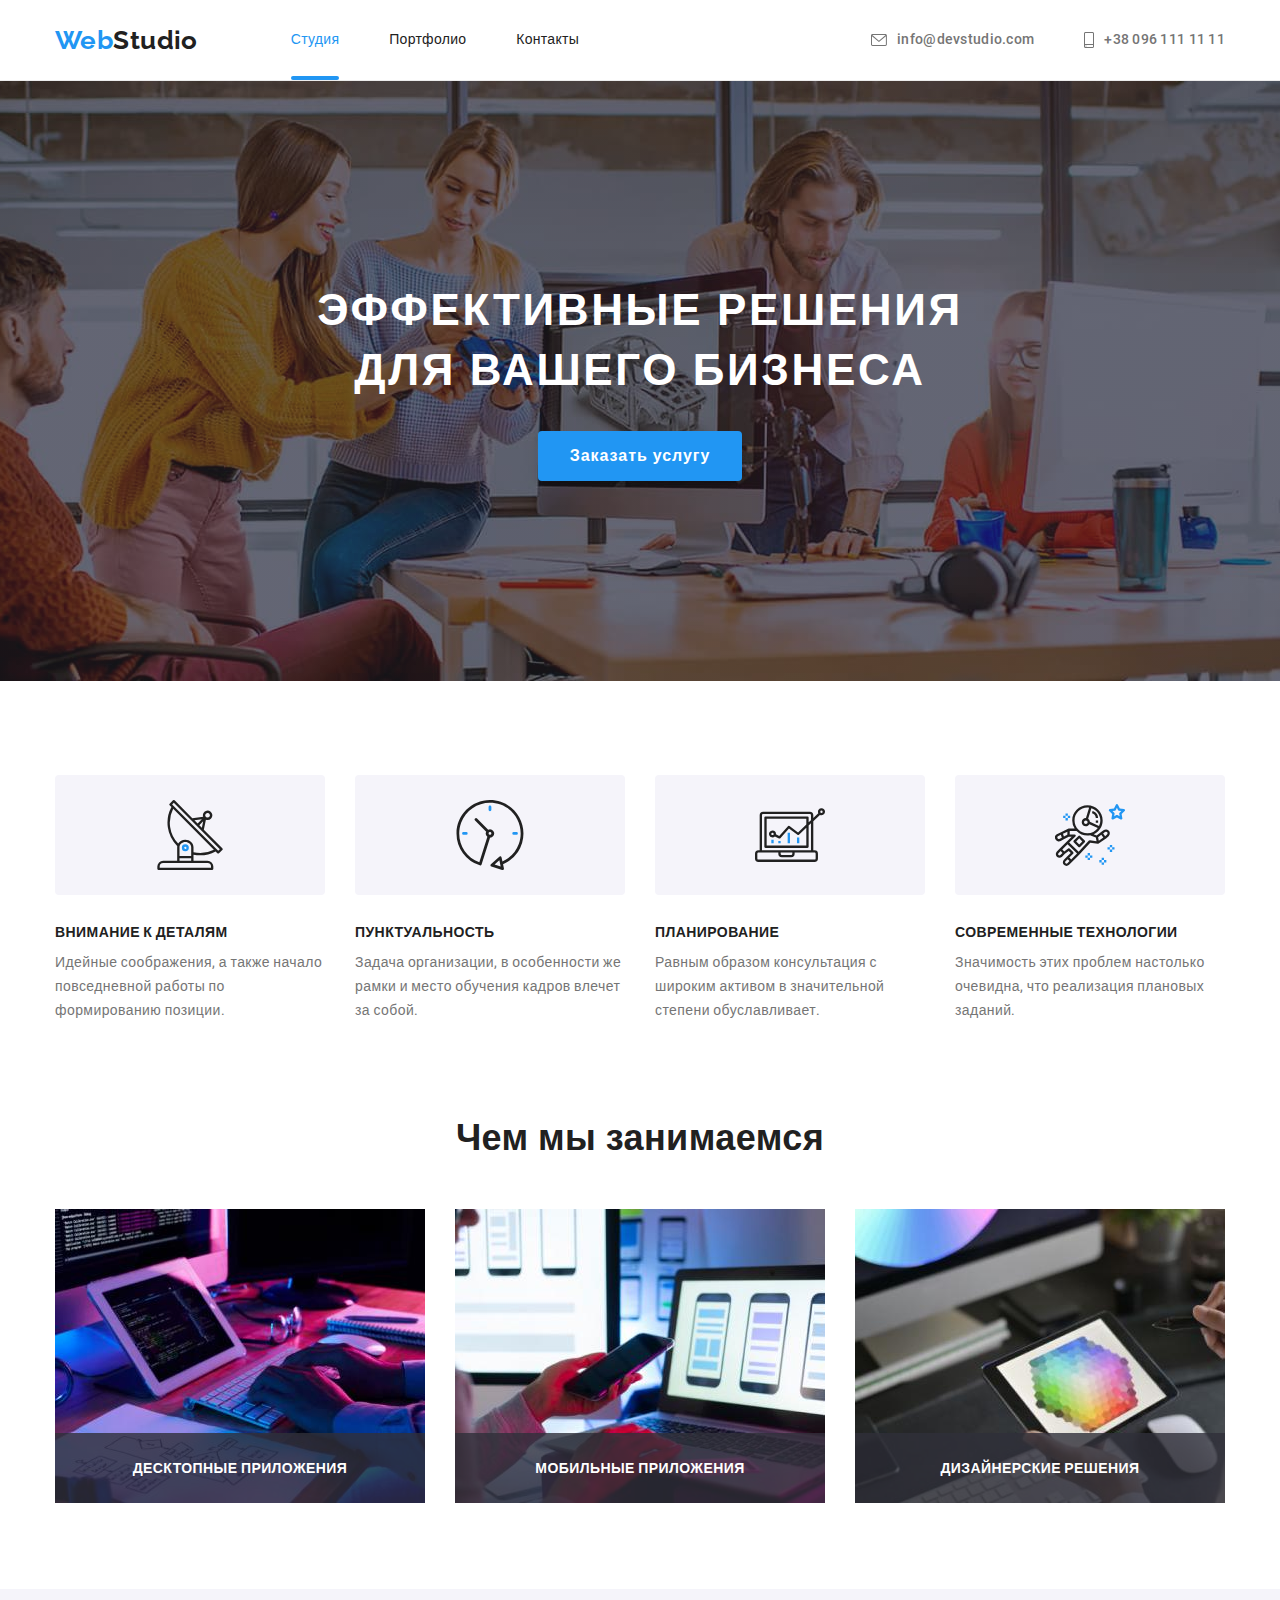
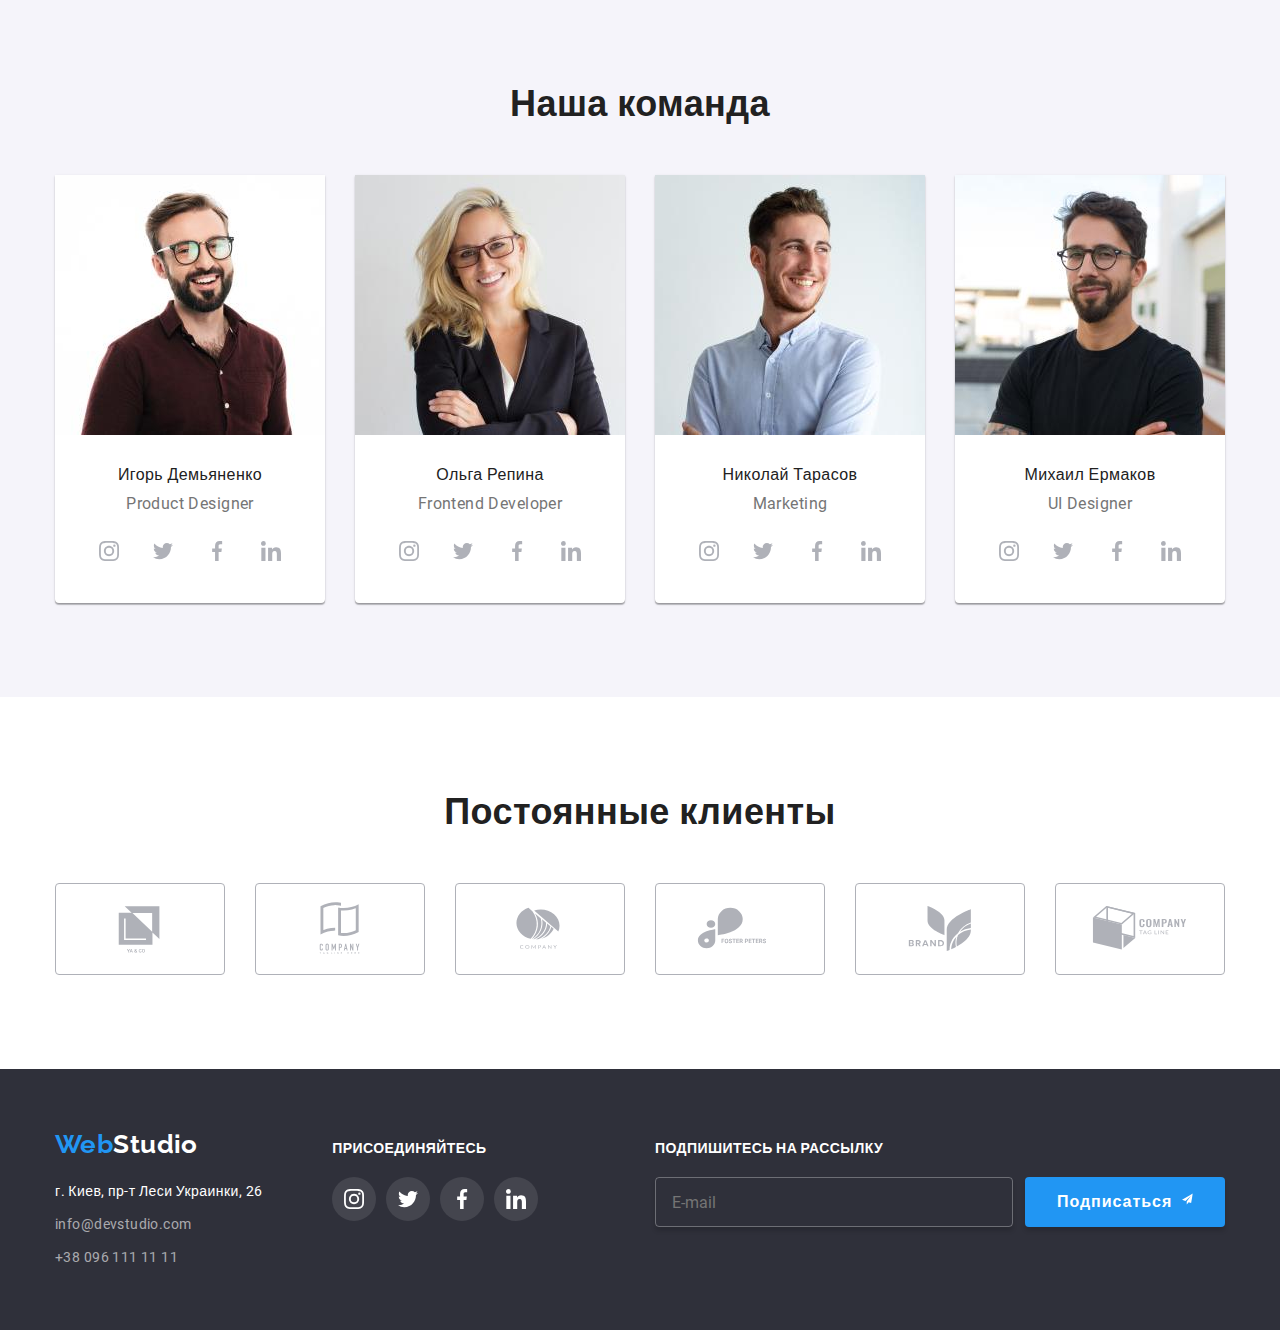
<file: index.html>
<!DOCTYPE html>
<html lang="ru">
  <head>
    <meta charset="UTF-8" />
    <meta http-equiv="X-UA-Compatible" content="IE=edge" />
    <meta name="viewport" content="width=device-width, initial-scale=1.0" />
    <title>Студия</title>
    <link rel="preconnect" href="https://fonts.googleapis.com" />
    <link rel="preconnect" href="https://fonts.gstatic.com" crossorigin />
    <link
      href="https://fonts.googleapis.com/css2?family=Raleway:wght@700&family=Roboto:wght@400;500;700;900&display=swap"
      rel="stylesheet"
    />
    <link rel="stylesheet" href="./css/main.min.css" />
  </head>

  <body>
    <header class="header">
      <div class="container header__container">
        <a class="logo header__logo link" href="./index.html"
          ><span class="logo--accent">Web</span>Studio</a
        >
        <nav class="site-nav">
          <ul class="list site-nav__list">
            <li class="site-nav__item">
              <a class="site-nav__link link site-nav__current" href="./index.html">Студия</a>
            </li>
            <li class="site-nav__item">
              <a class="site-nav__link link" href="./portfolio.html">Портфолио</a>
            </li>
            <li class="site-nav__item"><a class="site-nav__link link" href="#">Контакты</a></li>
          </ul>
        </nav>

        <ul class="list contacts">
          <li class="contacts__item">
            <a class="contact link" href="mailto:info@devstudio.com">
              <svg class="contact__icon contact__mail">
                <use href="./images/sprite.svg#envelope"></use>
              </svg>
              info@devstudio.com</a
            >
          </li>
          <li class="contacts__item">
            <a class="contact link" href="tel:+380961111111">
              <svg class="contact__icon contact__phone">
                <use href="./images/sprite.svg#smartphone"></use>
              </svg>
              +38 096 111 11 11</a
            >
          </li>
        </ul>
      </div>
    </header>

    <main>
      <!-- Hero -->
      <section class="hero">
        <div class="container">
          <h1 class="hero__titel">Эффективные решения для вашего бизнеса</h1>
          <button class="button hero__button" type="button" data-modal-open>Заказать услугу</button>
        </div>

        <!-- Modal -->
        <div class="backdrop is-hidden" data-modal>
          <div class="modal">
            <button class="close-btn" type="button" data-modal-close>
              <svg class="close-btn__icon">
                <use href="./images/sprite.svg#cros"></use>
              </svg>
            </button>
            <p class="modal__title">Оставьте свои данные, мы вам перезвоним</p>
            <form class="modal__form" name="modal-form" autocomplete="on">
              <label class="modal-label">
                <span class="modal-label__desc">Имя</span>
                <input class="modal-label__input" type="text" name="name" required />
                <svg class="modal-label__icon">
                  <use href="./images/sprite.svg#person"></use>
                </svg>
              </label>
              <label class="modal-label">
                <span class="modal-label__desc">Телефон</span>
                <input class="modal-label__input" type="tel" name="phone" required />
                <svg class="modal-label__icon">
                  <use href="./images/sprite.svg#phone"></use>
                </svg>
              </label>
              <label class="modal-label">
                <span class="modal-label__desc">Почта</span>
                <input class="modal-label__input" type="email" name="email" required />
                <svg class="modal-label__icon">
                  <use href="./images/sprite.svg#email"></use>
                </svg>
              </label>
              <label class="modal-label__textarea">
                <span class="modal-label__desc">Комментарий</span>
                <textarea
                  class="modal-textarea"
                  name="coments"
                  placeholder="Введите текст"
                ></textarea>
              </label>
              <label class="agreement">
                <input
                  class="checkbox visually-hidden"
                  type="checkbox"
                  name="agreement"
                  value="agreement"
                  required
                />
                <span class="checkbox__castom">
                  <svg class="checkbox__icon">
                    <use class="checkbox__icon--on" href="./images/sprite.svg#check"></use>
                    <use class="checkbox__icon--off" href="./images/sprite.svg#check-black"></use>
                  </svg>
                </span>
                <span class="agreement__text">
                  <span class="agreement__text--no-select">Соглашаюсь с рассылкой и принимаю</span>
                  <a class="agreement-link" href="#">Условия договора</a>
                </span>
              </label>
              <button class="button modal__btn" type="submit">Отправить</button>
            </form>
          </div>
        </div>
      </section>

      <!-- Our advantages -->
      <section class="section">
        <h2 class="titel-section visually-hidden">Our advantages</h2>
        <ul class="list advantages container">
          <li class="advantages__items">
            <div class="advantages__icon">
              <svg width="70px" height="70px">
                <use href="./images/sprite.svg#antenna"></use>
              </svg>
            </div>
            <h3 class="advantages__titel">Внимание к деталям</h3>
            <p class="advantages__text">
              Идейные соображения, а также начало повседневной работы по формированию позиции.
            </p>
          </li>
          <li class="advantages__items">
            <div class="advantages__icon">
              <svg width="70px" height="70px">
                <use href="./images/sprite.svg#clock"></use>
              </svg>
            </div>
            <h3 class="advantages__titel">Пунктуальность</h3>
            <p class="advantages__text">
              Задача организации, в особенности же рамки и место обучения кадров влечет за собой.
            </p>
          </li>
          <li class="advantages__items">
            <div class="advantages__icon">
              <svg width="70px" height="70px">
                <use href="./images/sprite.svg#diagram"></use>
              </svg>
            </div>
            <h3 class="advantages__titel">Планирование</h3>
            <p class="advantages__text">
              Равным образом консультация с широким активом в значительной степени обуславливает.
            </p>
          </li>
          <li class="advantages__items">
            <div class="advantages__icon">
              <svg width="70px" height="70px">
                <use href="./images/sprite.svg#astronaut"></use>
              </svg>
            </div>
            <h3 class="advantages__titel">Современные технологии</h3>
            <p class="advantages__text">
              Значимость этих проблем настолько очевидна, что реализация плановых заданий.
            </p>
          </li>
        </ul>
      </section>

      <!-- What are we doing -->
      <section class="we-doing">
        <div class="container">
          <h2 class="titel-section">Чем мы занимаемся</h2>
          <ul class="list we-doing__list card-set">
            <li class="we-doing__items card-set__item">
              <div class="we-doing__tumb">
                <img src="./images/studio/work/work1.jpg" alt="Пишим програмы" width="370" />
                <p class="we-doing__desc-pic">Десктопные приложения</p>
              </div>
            </li>
            <li class="we-doing__items card-set__item">
              <div class="we-doing__tumb">
                <img
                  src="./images/studio/work/work2.jpg"
                  alt="Пишем приложения на смартфон"
                  width="370"
                />
                <p class="we-doing__desc-pic">Мобильные приложения</p>
              </div>
            </li>
            <li class="we-doing__items card-set__item">
              <div class="we-doing__tumb">
                <img src="./images/studio/work/work3.jpg" alt="Дизайн сайтов" width="370" />
                <p class="we-doing__desc-pic">Дизайнерские решения</p>
              </div>
            </li>
          </ul>
        </div>
      </section>

      <!-- Our team -->
      <section class="section team">
        <div class="container">
          <h2 class="titel-section">Наша команда</h2>
          <ul class="list team__list card-set">
            <li class="team__fon-foto card-set__item">
              <img
                src="./images/studio/team/Product-Designer.jpg"
                alt="Продукт менеджер"
                width="270"
              />
              <div class="team__card">
                <h3 class="team__name">Игорь Демьяненко</h3>
                <p lang="en" class="team__profesion">Product Designer</p>
                <ul class="list social">
                  <li class="social__item">
                    <a
                      class="link social__link social__link--light"
                      href="#"
                      target="_blank"
                      rel="noopener norefeffer"
                      aria-label="instagram"
                    >
                      <svg class="social__icon">
                        <use href="./images/sprite.svg#instagram"></use>
                      </svg>
                    </a>
                  </li>
                  <li class="social__item">
                    <a
                      class="link social__link social__link--light"
                      href="#"
                      target="_blank"
                      rel="noopener norefeffer"
                      aria-label="twitter"
                    >
                      <svg class="social__icon">
                        <use href="./images/sprite.svg#twitter"></use>
                      </svg>
                    </a>
                  </li>
                  <li class="social__item">
                    <a
                      class="link social__link social__link--light"
                      href="#"
                      target="_blank"
                      rel="noopener norefeffer"
                      aria-label="facebook"
                    >
                      <svg class="social__icon">
                        <use href="./images/sprite.svg#facebook"></use>
                      </svg>
                    </a>
                  </li>
                  <li class="social__item">
                    <a
                      class="link social__link social__link--light"
                      href="#"
                      target="_blank"
                      rel="noopener norefeffer"
                      aria-label="linkedin"
                    >
                      <svg class="social__icon">
                        <use href="./images/sprite.svg#linkedin"></use>
                      </svg>
                    </a>
                  </li>
                </ul>
              </div>
            </li>
            <li class="team__fon-foto card-set__item">
              <img
                src="./images/studio/team/Frontend-Developer.jpg"
                alt="Фронтенд разработчик"
                width="270"
              />
              <div class="team__card">
                <h3 class="team__name">Ольга Репина</h3>
                <p lang="en" class="team__profesion">Frontend Developer</p>
                <ul class="list social">
                  <li class="social__item">
                    <a
                      class="link social__link social__link--light"
                      href="#"
                      target="_blank"
                      rel="noopener norefeffer"
                      aria-label="instagram"
                    >
                      <svg class="social__icon">
                        <use href="./images/sprite.svg#instagram"></use>
                      </svg>
                    </a>
                  </li>
                  <li class="social__item">
                    <a
                      class="link social__link social__link--light"
                      href="#"
                      target="_blank"
                      rel="noopener norefeffer"
                      aria-label="twitter"
                    >
                      <svg class="social__icon">
                        <use href="./images/sprite.svg#twitter"></use>
                      </svg>
                    </a>
                  </li>
                  <li class="social__item">
                    <a
                      class="link social__link social__link--light"
                      href="#"
                      target="_blank"
                      rel="noopener norefeffer"
                      aria-label="facebook"
                    >
                      <svg class="social__icon">
                        <use href="./images/sprite.svg#facebook"></use>
                      </svg>
                    </a>
                  </li>
                  <li class="social__item">
                    <a
                      class="link social__link social__link--light"
                      href="#"
                      target="_blank"
                      rel="noopener norefeffer"
                      aria-label="linkedin"
                    >
                      <svg class="social__icon">
                        <use href="./images/sprite.svg#linkedin"></use>
                      </svg>
                    </a>
                  </li>
                </ul>
              </div>
            </li>
            <li class="team__fon-foto card-set__item">
              <img src="./images/studio/team/Marketing.jpg" alt="Маркетолог" width="270" />
              <div class="team__card">
                <h3 class="team__name">Николай Тарасов</h3>
                <p lang="en" class="team__profesion">Marketing</p>
                <ul class="list social">
                  <li class="social__item">
                    <a
                      class="link social__link social__link--light"
                      href="#"
                      target="_blank"
                      rel="noopener norefeffer"
                      aria-label="instagram"
                    >
                      <svg class="social__icon">
                        <use href="./images/sprite.svg#instagram"></use>
                      </svg>
                    </a>
                  </li>
                  <li class="social__item">
                    <a
                      class="link social__link social__link--light"
                      href="#"
                      target="_blank"
                      rel="noopener norefeffer"
                      aria-label="twitter"
                    >
                      <svg class="social__icon">
                        <use href="./images/sprite.svg#twitter"></use>
                      </svg>
                    </a>
                  </li>
                  <li class="social__item">
                    <a
                      class="link social__link social__link--light"
                      href="#"
                      target="_blank"
                      rel="noopener norefeffer"
                      aria-label="facebook"
                    >
                      <svg class="social__icon">
                        <use href="./images/sprite.svg#facebook"></use>
                      </svg>
                    </a>
                  </li>
                  <li class="social__item">
                    <a
                      class="link social__link social__link--light"
                      href="#"
                      target="_blank"
                      rel="noopener norefeffer"
                      aria-label="linkedin"
                    >
                      <svg class="social__icon">
                        <use href="./images/sprite.svg#linkedin"></use>
                      </svg>
                    </a>
                  </li>
                </ul>
              </div>
            </li>
            <li class="team__fon-foto card-set__item">
              <img src="./images/studio/team/UI-Designer.jpg" alt="Дизайнер" width="270" />
              <div class="team__card">
                <h3 class="team__name">Михаил Ермаков</h3>
                <p lang="en" class="team__profesion">UI Designer</p>
                <ul class="list social">
                  <li class="social__item">
                    <a
                      class="link social__link social__link--light"
                      href="#"
                      target="_blank"
                      rel="noopener norefeffer"
                      aria-label="instagram"
                    >
                      <svg class="social__icon">
                        <use href="./images/sprite.svg#instagram"></use>
                      </svg>
                    </a>
                  </li>
                  <li class="social__item">
                    <a
                      class="link social__link social__link--light"
                      href="#"
                      target="_blank"
                      rel="noopener norefeffer"
                      aria-label="twitter"
                    >
                      <svg class="social__icon">
                        <use href="./images/sprite.svg#twitter"></use>
                      </svg>
                    </a>
                  </li>
                  <li class="social__item">
                    <a
                      class="link social__link social__link--light"
                      href="#"
                      target="_blank"
                      rel="noopener norefeffer"
                      aria-label="facebook"
                    >
                      <svg class="social__icon">
                        <use href="./images/sprite.svg#facebook"></use>
                      </svg>
                    </a>
                  </li>
                  <li class="social__item">
                    <a
                      class="link social__link social__link--light"
                      href="#"
                      target="_blank"
                      rel="noopener norefeffer"
                      aria-label="linkedin"
                    >
                      <svg class="social__icon">
                        <use href="./images/sprite.svg#linkedin"></use>
                      </svg>
                    </a>
                  </li>
                </ul>
              </div>
            </li>
          </ul>
        </div>
      </section>

      <!-- Regular client -->

      <section class="section">
        <div class="container">
          <h2 class="titel-section">Постоянные клиенты</h2>
          <ul class="list client">
            <li class="client__item">
              <a class="link client__link" href="#">
                <svg class="client__icon">
                  <use href="./images/sprite.svg#company1"></use>
                </svg>
              </a>
            </li>
            <li class="client__item">
              <a class="link client__link" href="#">
                <svg class="client__icon">
                  <use href="./images/sprite.svg#company2"></use>
                </svg>
              </a>
            </li>
            <li class="client__item">
              <a class="link client__link" href="#">
                <svg class="client__icon">
                  <use href="./images/sprite.svg#company3"></use>
                </svg>
              </a>
            </li>
            <li class="client__item">
              <a class="link client__link" href="#">
                <svg class="client__icon">
                  <use href="./images/sprite.svg#company4"></use>
                </svg>
              </a>
            </li>
            <li class="client__item">
              <a class="link client__link" href="#">
                <svg class="client__icon">
                  <use href="./images/sprite.svg#company5"></use>
                </svg>
              </a>
            </li>
            <li class="client__item">
              <a class="link client__link" href="#">
                <svg class="client__icon">
                  <use href="./images/sprite.svg#company6"></use>
                </svg>
              </a>
            </li>
          </ul>
        </div>
      </section>
    </main>

    <footer class="footer">
      <div class="container footer__container">
        <div>
          <a class="logo footer__logo logo--light link" href="./index.html"
            ><span class="logo--accent">Web</span>Studio</a
          >
          <address class="addres">
            <ul class="list addres__list">
              <li class="addres__item">
                <a
                  class="addres__map link"
                  href="https://goo.gl/maps/GdpmpZJEUeGdeqx7A"
                  target="_blank"
                  rel="noopener noreferrer"
                  >г. Киев, пр-т Леси Украинки, 26</a
                >
              </li>
              <li class="addres__item">
                <a class="addres__contacts link" href="mailto:info@devstudio.com"
                  >info@devstudio.com</a
                >
              </li>
              <li class="addres__item">
                <a class="addres__contacts link" href="tel:+380961111111">+38 096 111 11 11</a>
              </li>
            </ul>
          </address>
        </div>
        <div class="footer__social">
          <p class="call footer__call"><strong class="call__strong">присоединяйтесь</strong></p>
          <ul class="list social">
            <li class="social__item">
              <a
                class="link social__link social__link--dark"
                href="#"
                target="_blank"
                rel="noopener noreferrer"
                aria-label="instagram"
              >
                <svg class="social__icon">
                  <use href="./images/sprite.svg#instagram"></use>
                </svg>
              </a>
            </li>
            <li class="social__item">
              <a
                class="link social__link social__link--dark"
                href="#"
                target="_blank"
                rel="noopener noreferrer"
                aria-label="twitter"
              >
                <svg class="social__icon">
                  <use href="./images/sprite.svg#twitter"></use>
                </svg>
              </a>
            </li>
            <li class="social__item">
              <a
                class="link social__link social__link--dark"
                href="#"
                target="_blank"
                rel="noopener noreferrer"
                aria-label="facebook"
              >
                <svg class="social__icon">
                  <use href="./images/sprite.svg#facebook"></use>
                </svg>
              </a>
            </li>
            <li class="social__item">
              <a
                class="link social__link social__link--dark"
                href="#"
                target="_blank"
                rel="noopener noreferrer"
                aria-label="linkedin"
              >
                <svg class="social__icon">
                  <use href="./images/sprite.svg#linkedin"></use>
                </svg>
              </a>
            </li>
          </ul>
        </div>
        <form class="mailing-form" name="mailing-form">
          <p class="call mailing-form__call">
            <strong class="call__strong">Подпишитесь на рассылку</strong>
          </p>
          <div class="mailing-form__blok">
            <label class="mailing-form__label">
              <input
                class="mailing-form__input"
                type="email"
                name="mailing"
                placeholder="E-mail"
                required
              />
            </label>
            <button class="button" type="submit">
              <span class="button__desc">Подписаться</span>
              <svg class="button__icon">
                <use href="./images/sprite.svg#send"></use>
              </svg>
            </button>
          </div>
        </form>
      </div>
    </footer>

    <script src="./js/modal.js"></script>
  </body>
</html>
</file>
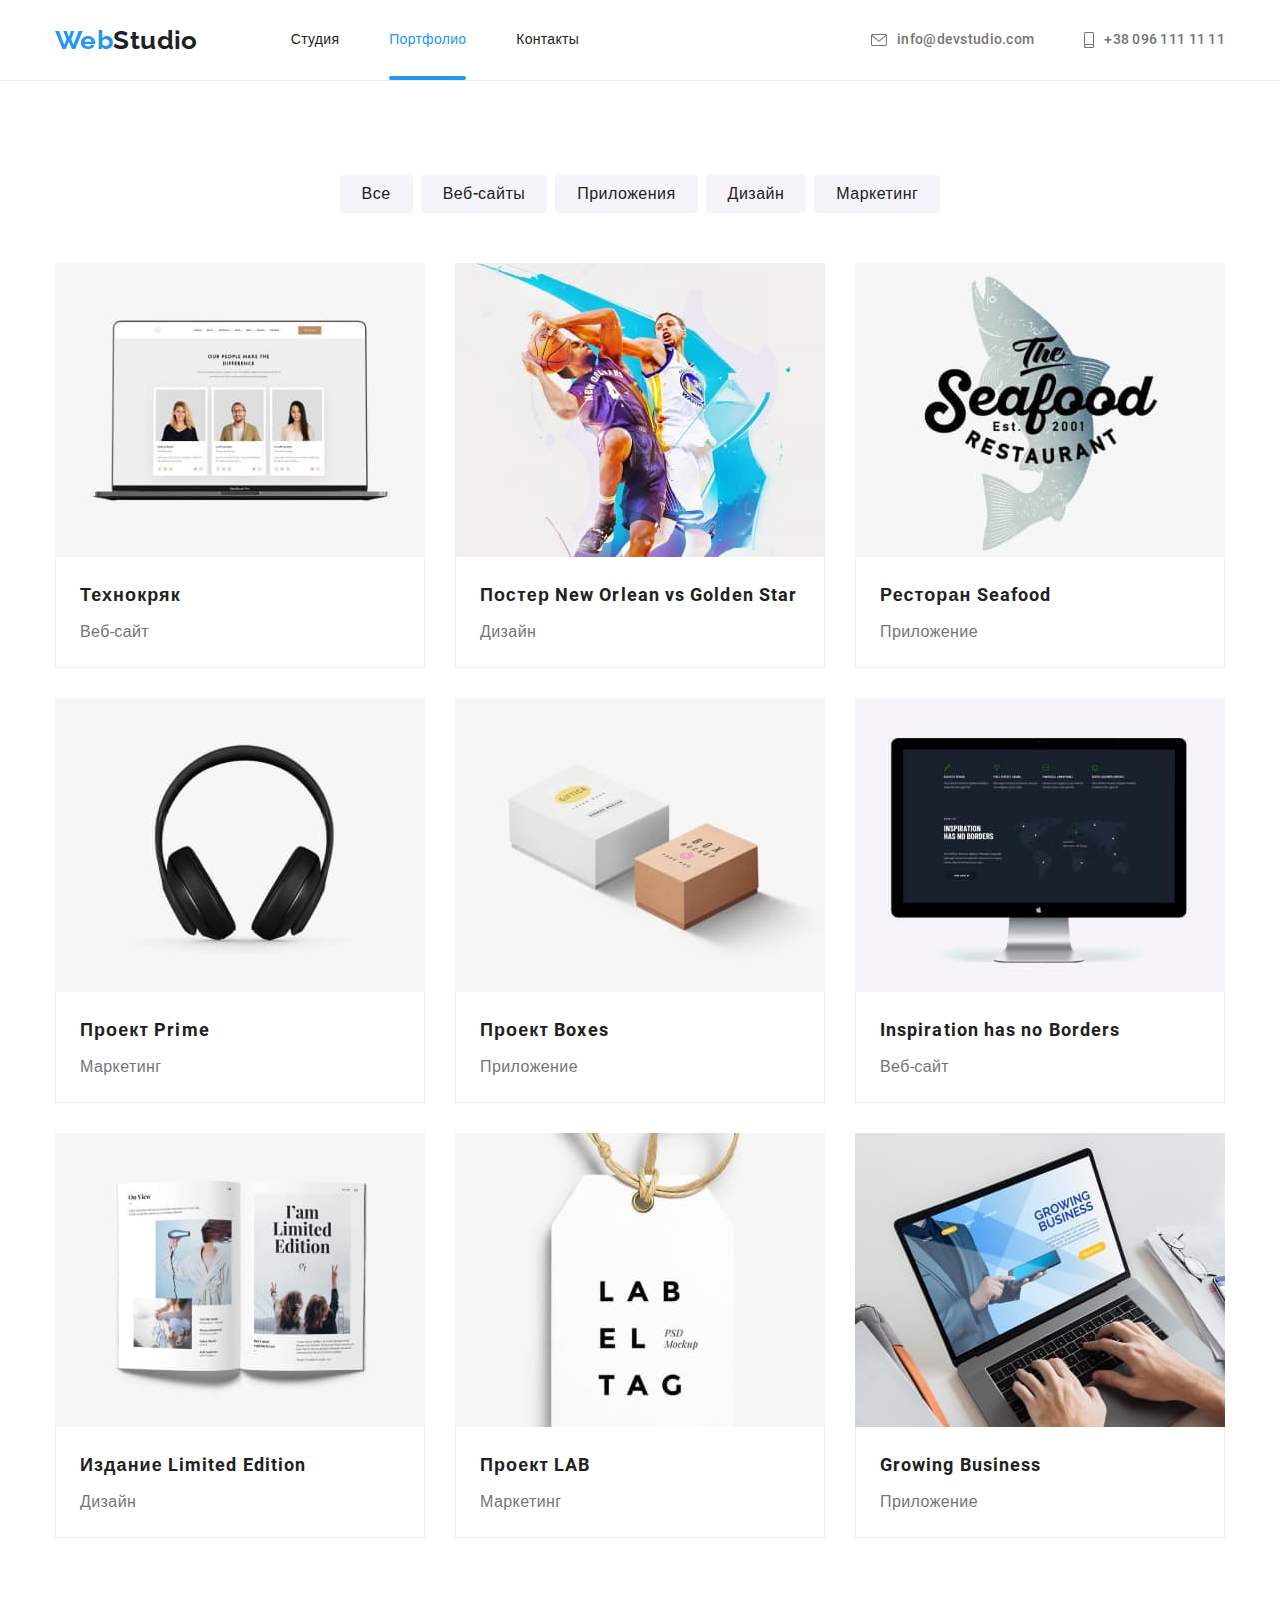
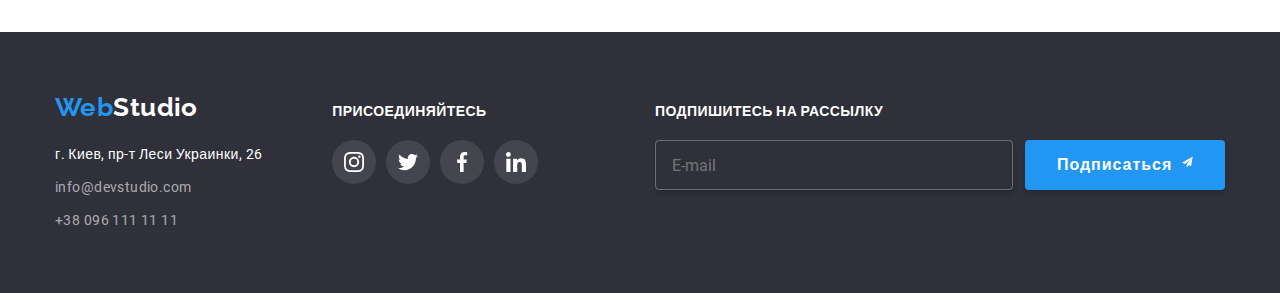
<file: portfolio.html>
<!DOCTYPE html>
<html lang="ru">
  <head>
    <meta charset="UTF-8" />
    <meta http-equiv="X-UA-Compatible" content="IE=edge" />
    <meta name="viewport" content="width=device-width, initial-scale=1.0" />
    <title>Портфолио</title>
    <link rel="preconnect" href="https://fonts.googleapis.com" />
    <link rel="preconnect" href="https://fonts.gstatic.com" crossorigin />
    <link
      href="https://fonts.googleapis.com/css2?family=Raleway:wght@700&family=Roboto:wght@400;500;700;900&display=swap"
      rel="stylesheet"
    />
    <link rel="stylesheet" href="./css/main.min.css" />
  </head>
  <body>
    <header class="header">
      <div class="container header__container">
        <a class="logo header__logo link" href="./index.html"
          ><span class="logo--accent">Web</span>Studio</a
        >
        <nav class="site-nav">
          <ul class="list site-nav__list">
            <li class="site-nav__item">
              <a class="site-nav__link link" href="./index.html">Студия</a>
            </li>
            <li class="site-nav__item">
              <a class="site-nav__link link site-nav__current" href="./portfolio.html">Портфолио</a>
            </li>
            <li class="site-nav__item"><a class="site-nav__link link" href="#">Контакты</a></li>
          </ul>
        </nav>

        <ul class="list contacts">
          <li class="contacts__item">
            <a class="contact link" href="mailto:info@devstudio.com">
              <svg class="contact__icon contact__mail">
                <use href="./images/sprite.svg#envelope"></use>
              </svg>
              info@devstudio.com</a
            >
          </li>
          <li class="contacts__item">
            <a class="contact link" href="tel:+380961111111">
              <svg class="contact__icon contact__phone">
                <use href="./images/sprite.svg#smartphone"></use>
              </svg>
              +38 096 111 11 11</a
            >
          </li>
        </ul>
      </div>
    </header>

    <main class="section">
      <section class="container">
        <h1 class="visually-hidden">Наши работы</h1>

        <!-- Filters button -->
        <ul class="list filter">
          <li class="filter__items"><button type="button" class="filter__button">Все</button></li>
          <li class="filter__items">
            <button type="button" class="filter__button">Веб-сайты</button>
          </li>
          <li class="filter__items">
            <button type="button" class="filter__button">Приложения</button>
          </li>
          <li class="filter__items">
            <button type="button" class="filter__button">Дизайн</button>
          </li>
          <li class="filter__items">
            <button type="button" class="filter__button">Маркетинг</button>
          </li>
        </ul>

        <!-- Works -->
        <ul class="list works card-set">
          <li class="works__item card-set__item">
            <a class="link work-card" href="#" target="_blank" rel="noopener noreferrer">
              <div class="card-overlay">
                <img
                  src="./images/portfolio/portfolio1.jpg"
                  alt="Технокряк"
                  width="370"
                  height="290"
                />
                <p class="card-overlay__desc">
                  Ресурс предлагает комплексные предложения с разным уровнем функционала и сервисов.
                  Все это позволит посетителю получить исчерпывающие сведения о компании или частном
                  лице.
                </p>
              </div>
              <div class="work-card__transcription">
                <h2 class="work-card__name">Технокряк</h2>
                <p class="work-card__type">Веб-сайт</p>
              </div>
            </a>
          </li>
          <li class="works__item card-set__item">
            <a class="link work-card" href="#" target="_blank" rel="noopener noreferrer">
              <div class="card-overlay">
                <img
                  src="./images/portfolio/portfolio2.jpg"
                  alt="Постер New Orlean vs Golden Star"
                  width="370"
                  height="290"
                />
                <p class="card-overlay__desc">
                  Ресурс предлагает комплексные предложения с разным уровнем функционала и сервисов.
                  Все это позволит посетителю получить исчерпывающие сведения о компании или частном
                  лице.
                </p>
              </div>
              <div class="work-card__transcription">
                <h2 lang="en" class="work-card__name">Постер New Orlean vs Golden Star</h2>
                <p class="work-card__type">Дизайн</p>
              </div>
            </a>
          </li>
          <li class="works__item card-set__item">
            <a class="link work-card" href="#" target="_blank" rel="noopener noreferrer">
              <div class="card-overlay">
                <img
                  src="./images/portfolio/portfolio3.jpg"
                  alt="Ресторан Seafood"
                  width="370"
                  height="290"
                />
                <p class="card-overlay__desc">
                  Ресурс предлагает комплексные предложения с разным уровнем функционала и сервисов.
                  Все это позволит посетителю получить исчерпывающие сведения о компании или частном
                  лице.
                </p>
              </div>
              <div class="work-card__transcription">
                <h2 lang="en" class="work-card__name">Ресторан Seafood</h2>
                <p class="work-card__type">Приложение</p>
              </div>
            </a>
          </li>
          <li class="works__item card-set__item">
            <a class="link work-card" href="#" target="_blank" rel="noopener noreferrer">
              <div class="card-overlay">
                <img
                  src="./images/portfolio/portfolio4.jpg"
                  alt="Проект Prime"
                  width="370"
                  height="290"
                />
                <p class="card-overlay__desc">
                  Ресурс предлагает комплексные предложения с разным уровнем функционала и сервисов.
                  Все это позволит посетителю получить исчерпывающие сведения о компании или частном
                  лице.
                </p>
              </div>
              <div class="work-card__transcription">
                <h2 class="work-card__name">Проект Prime</h2>
                <p class="work-card__type">Маркетинг</p>
              </div>
            </a>
          </li>
          <li class="works__item card-set__item">
            <a class="link work-card" href="#" target="_blank" rel="noopener noreferrer">
              <div class="card-overlay">
                <img
                  src="./images/portfolio/portfolio5.jpg"
                  alt="Проект Boxes"
                  width="370"
                  height="290"
                />
                <p class="card-overlay__desc">
                  Ресурс предлагает комплексные предложения с разным уровнем функционала и сервисов.
                  Все это позволит посетителю получить исчерпывающие сведения о компании или частном
                  лице.
                </p>
              </div>
              <div class="work-card__transcription">
                <h2 lang="en" class="work-card__name">Проект Boxes</h2>
                <p class="work-card__type">Приложение</p>
              </div>
            </a>
          </li>
          <li class="works__item card-set__item">
            <a class="link work-card" href="#" target="_blank" rel="noopener noreferrer">
              <div class="card-overlay">
                <img
                  src="./images/portfolio/portfolio6.jpg"
                  alt="Inspiration has no Borders"
                  width="370"
                  height="290"
                />
                <p class="card-overlay__desc">
                  Ресурс предлагает комплексные предложения с разным уровнем функционала и сервисов.
                  Все это позволит посетителю получить исчерпывающие сведения о компании или частном
                  лице.
                </p>
              </div>
              <div class="work-card__transcription">
                <h2 lang="en" class="work-card__name">Inspiration has no Borders</h2>
                <p class="work-card__type">Веб-сайт</p>
              </div>
            </a>
          </li>
          <li class="works__item card-set__item">
            <a class="link work-card" href="#" target="_blank" rel="noopener noreferrer">
              <div class="card-overlay">
                <img
                  src="./images/portfolio/portfolio7.jpg"
                  alt="Издание Limited Edition"
                  width="370"
                  height="290"
                />
                <p class="card-overlay__desc">
                  Ресурс предлагает комплексные предложения с разным уровнем функционала и сервисов.
                  Все это позволит посетителю получить исчерпывающие сведения о компании или частном
                  лице.
                </p>
              </div>
              <div class="work-card__transcription">
                <h2 lang="en" class="work-card__name">Издание Limited Edition</h2>
                <p class="work-card__type">Дизайн</p>
              </div>
            </a>
          </li>
          <li class="works__item card-set__item">
            <a class="link work-card" href="#" target="_blank" rel="noopener noreferrer">
              <div class="card-overlay">
                <img
                  src="./images/portfolio/portfolio8.jpg"
                  alt="Проект LAB"
                  width="370"
                  height="290"
                />
                <p class="card-overlay__desc">
                  Ресурс предлагает комплексные предложения с разным уровнем функционала и сервисов.
                  Все это позволит посетителю получить исчерпывающие сведения о компании или частном
                  лице.
                </p>
              </div>
              <div class="work-card__transcription">
                <h2 lang="en" class="work-card__name">Проект LAB</h2>
                <p class="work-card__type">Маркетинг</p>
              </div>
            </a>
          </li>
          <li class="works__item card-set__item">
            <a class="link work-card" href="#" target="_blank" rel="noopener noreferrer">
              <div class="card-overlay">
                <img
                  src="./images/portfolio/portfolio9.jpg"
                  alt="Growing Business"
                  width="370"
                  height="290"
                />
                <p class="card-overlay__desc">
                  Ресурс предлагает комплексные предложения с разным уровнем функционала и сервисов.
                  Все это позволит посетителю получить исчерпывающие сведения о компании или частном
                  лице.
                </p>
              </div>
              <div class="work-card__transcription">
                <h2 lang="en" class="work-card__name">Growing Business</h2>
                <p class="work-card__type">Приложение</p>
              </div>
            </a>
          </li>
        </ul>
      </section>
    </main>

    <footer class="footer">
      <div class="container footer__container">
        <div>
          <a class="logo footer__logo logo--light link" href="./index.html"
            ><span class="logo--accent">Web</span>Studio</a
          >
          <address class="addres">
            <ul class="list addres__list">
              <li class="addres__item">
                <a
                  class="addres__map link"
                  href="https://goo.gl/maps/GdpmpZJEUeGdeqx7A"
                  target="_blank"
                  rel="noopener noreferrer"
                  >г. Киев, пр-т Леси Украинки, 26</a
                >
              </li>
              <li class="addres__item">
                <a class="addres__contacts link" href="mailto:info@devstudio.com"
                  >info@devstudio.com</a
                >
              </li>
              <li class="addres__item">
                <a class="addres__contacts link" href="tel:+380961111111">+38 096 111 11 11</a>
              </li>
            </ul>
          </address>
        </div>
        <div class="footer__social">
          <p class="call footer__call"><strong class="call__strong">присоединяйтесь</strong></p>
          <ul class="list social">
            <li class="social__item">
              <a
                class="link social__link social__link--dark"
                href="#"
                target="_blank"
                rel="noopener noreferrer"
                aria-label="instagram"
              >
                <svg class="social__icon">
                  <use href="./images/sprite.svg#instagram"></use>
                </svg>
              </a>
            </li>
            <li class="social__item">
              <a
                class="link social__link social__link--dark"
                href="#"
                target="_blank"
                rel="noopener noreferrer"
                aria-label="twitter"
              >
                <svg class="social__icon">
                  <use href="./images/sprite.svg#twitter"></use>
                </svg>
              </a>
            </li>
            <li class="social__item">
              <a
                class="link social__link social__link--dark"
                href="#"
                target="_blank"
                rel="noopener noreferrer"
                aria-label="facebook"
              >
                <svg class="social__icon">
                  <use href="./images/sprite.svg#facebook"></use>
                </svg>
              </a>
            </li>
            <li class="social__item">
              <a
                class="link social__link social__link--dark"
                href="#"
                target="_blank"
                rel="noopener noreferrer"
                aria-label="linkedin"
              >
                <svg class="social__icon">
                  <use href="./images/sprite.svg#linkedin"></use>
                </svg>
              </a>
            </li>
          </ul>
        </div>
        <form class="mailing-form" name="mailing-form">
          <p class="call mailing-form__call">
            <strong class="call__strong">Подпишитесь на рассылку</strong>
          </p>
          <div class="mailing-form__blok">
            <label class="mailing-form__label">
              <input
                class="mailing-form__input"
                type="email"
                name="mailing"
                placeholder="E-mail"
                required
              />
            </label>
            <button class="button" type="submit">
              <span class="button__desc">Подписаться</span>
              <svg class="button__icon">
                <use href="./images/sprite.svg#send"></use>
              </svg>
            </button>
          </div>
        </form>
      </div>
    </footer>
  </body>
</html>
</file>
<file: css/main.min.css>
@font-face{font-family:"Roboto";font-style:normal;font-weight:400;src:url("../../fonts/roboto-v30-latin-regular.eot");src:local(""),url("../../fonts/roboto-v30-latin-regular.eot?#iefix") format("embedded-opentype"),url("../../fonts/roboto-v30-latin-regular.woff2") format("woff2"),url("../../fonts/roboto-v30-latin-regular.woff") format("woff"),url("../../fonts/roboto-v30-latin-regular.ttf") format("truetype"),url("../../fonts/roboto-v30-latin-regular.svg#Roboto") format("svg")}@font-face{font-family:"Roboto";font-style:normal;font-weight:500;src:url("../../fonts/roboto-v30-latin-500.eot");src:local(""),url("../../fonts/roboto-v30-latin-500.eot?#iefix") format("embedded-opentype"),url("../../fonts/roboto-v30-latin-500.woff2") format("woff2"),url("../../fonts/roboto-v30-latin-500.woff") format("woff"),url("../../fonts/roboto-v30-latin-500.ttf") format("truetype"),url("../../fonts/roboto-v30-latin-500.svg#Roboto") format("svg")}@font-face{font-family:"Roboto";font-style:normal;font-weight:700;src:url("../../fonts/roboto-v30-latin-700.eot");src:local(""),url("../../fonts/roboto-v30-latin-700.eot?#iefix") format("embedded-opentype"),url("../../fonts/roboto-v30-latin-700.woff2") format("woff2"),url("../../fonts/roboto-v30-latin-700.woff") format("woff"),url("../../fonts/roboto-v30-latin-700.ttf") format("truetype"),url("../../fonts/roboto-v30-latin-700.svg#Roboto") format("svg")}@font-face{font-family:"Roboto";font-style:normal;font-weight:900;src:url("../../fonts/roboto-v30-latin-900.eot");src:local(""),url("../../fonts/roboto-v30-latin-900.eot?#iefix") format("embedded-opentype"),url("../../fonts/roboto-v30-latin-900.woff2") format("woff2"),url("../../fonts/roboto-v30-latin-900.woff") format("woff"),url("../../fonts/roboto-v30-latin-900.ttf") format("truetype"),url("../../fonts/roboto-v30-latin-900.svg#Roboto") format("svg")}@font-face{font-family:"Raleway";font-style:normal;font-weight:700;src:url("../../fonts/raleway-v27-latin-700.eot");src:local(""),url("../../fonts/raleway-v27-latin-700.eot?#iefix") format("embedded-opentype"),url("../../fonts/raleway-v27-latin-700.woff2") format("woff2"),url("../../fonts/raleway-v27-latin-700.woff") format("woff"),url("../../fonts/raleway-v27-latin-700.ttf") format("truetype"),url("../../fonts/raleway-v27-latin-700.svg#Raleway") format("svg")}/*! modern-normalize v1.1.0 | MIT License | https://github.com/sindresorhus/modern-normalize */*,::before,::after{-webkit-box-sizing:border-box;box-sizing:border-box}html{-moz-tab-size:4;-o-tab-size:4;tab-size:4}html{line-height:1.15;-webkit-text-size-adjust:100%}body{margin:0}body{font-family:system-ui,-apple-system,"Segoe UI",Roboto,Helvetica,Arial,sans-serif,"Apple Color Emoji","Segoe UI Emoji"}hr{height:0;color:inherit}abbr[title]{-webkit-text-decoration:underline dotted;text-decoration:underline dotted}b,strong{font-weight:bolder}code,kbd,samp,pre{font-family:ui-monospace,SFMono-Regular,Consolas,"Liberation Mono",Menlo,monospace;font-size:1em}small{font-size:80%}sub,sup{font-size:75%;line-height:0;position:relative;vertical-align:baseline}sub{bottom:-0.25em}sup{top:-0.5em}table{text-indent:0;border-color:inherit}button,input,optgroup,select,textarea{font-family:inherit;font-size:100%;line-height:1.15;margin:0}button,select{text-transform:none}button,[type=button],[type=reset],[type=submit]{-webkit-appearance:button}::-moz-focus-inner{border-style:none;padding:0}:-moz-focusring{outline:1px dotted ButtonText}:-moz-ui-invalid{box-shadow:none}legend{padding:0}progress{vertical-align:baseline}::-webkit-inner-spin-button,::-webkit-outer-spin-button{height:auto}[type=search]{-webkit-appearance:textfield;outline-offset:-2px}::-webkit-search-decoration{-webkit-appearance:none}::-webkit-file-upload-button{-webkit-appearance:button;font:inherit}summary{display:list-item}:root{--text-color: #757575;--title-color: #212121;--titel-hero-color: #ffffff;--social-color: #afb1b8;--button-color: #ffffff;--accent-color: #2196f3;--adress-color-map: #ffffff;--adress-color-contact: rgba(255, 255, 255, 0.6);--background-main: #ffffff;--background-foto: #ffffff;--background-button: #f5f4fa;--background-second: #2f303a;--background-section-team: #f5f4fa;--background-button-hover: #188ce8;--bgc-footer-link: rgba(255, 255, 255, 0.1);--bgc-desc-pic-going: rgba(47, 48, 58, 0.8);--time: 250ms;--cubic: cubic-bezier(0.4, 0, 0.2, 1);--indent: 30px;--items: 3}.visually-hidden{position:absolute;width:1px;height:1px;margin:-1px;border:0;padding:0;white-space:nowrap;-webkit-clip-path:inset(100%);clip-path:inset(100%);clip:rect(0 0 0 0);overflow:hidden}.card-set{display:-webkit-box;display:-ms-flexbox;display:flex;-ms-flex-wrap:wrap;flex-wrap:wrap;gap:var(--indent)}.card-set__item:not(:last-chid){-ms-flex-preferred-size:calc((100% - var(--indent)*var(--items))/var(--items));flex-basis:calc((100% - var(--indent)*var(--items))/var(--items))}h1,h2,h3,h4,h5,h6,p{margin:0}.link{text-decoration:none;color:inherit}.list{list-style:none;padding:0;margin:0}img{display:block;max-width:100%;height:auto}body{background-color:var(--background-main);color:var(--text-color);font-family:"Roboto",sans-serif;font-size:14px;letter-spacing:.03em}.section{padding-top:94px;padding-bottom:94px}.container{width:1200px;margin-left:auto;margin-right:auto;padding-left:15px;padding-right:15px}.button{display:-webkit-box;display:-ms-flexbox;display:flex;padding:10px 32px;-webkit-box-pack:center;-ms-flex-pack:center;justify-content:center;min-width:200px;font-family:inherit;font-weight:700;font-size:16px;line-height:1.88;letter-spacing:.06em;border-radius:4px;border:none;background-color:var(--accent-color);color:var(--button-color);-webkit-box-shadow:0px 4px 4px rgba(0,0,0,.15);box-shadow:0px 4px 4px rgba(0,0,0,.15);-webkit-transition:background-color var(--time) var(--cubic);transition:background-color var(--time) var(--cubic);cursor:pointer}.button__icon{width:24px;height:24px;fill:currentColor;margin-left:10px}.button:hover,.button:focus{background-color:var(--background-button-hover)}.logo{display:inline-block;font-family:"Raleway",sans-serif;font-weight:700;font-size:26px;line-height:1.19;color:var(--title-color)}.logo--accent{color:var(--accent-color)}.logo--light{color:var(--button-color)}.site-nav{margin-right:auto}.site-nav__list{color:var(--title-color);font-weight:500;line-height:1.14;letter-spacing:.02em}.site-nav__link{-webkit-transition:color var(--time) var(--cubic);transition:color var(--time) var(--cubic)}.site-nav__link:hover,.site-nav__link:focus{color:var(--accent-color)}.site-nav__current{position:relative;color:var(--accent-color)}.site-nav__current::after{position:absolute;left:0;bottom:-1px;content:"";display:inline-block;width:100%;height:4px;background-color:var(--accent-color);border-radius:2px}.site-nav__list{display:-webkit-box;display:-ms-flexbox;display:flex}.site-nav .site-nav__item{margin-right:50px}.site-nav__item:last-child{margin-right:0px}.site-nav__link{padding-top:32px;padding-bottom:32px}.contact{display:-webkit-box;display:-ms-flexbox;display:flex;-webkit-box-align:center;-ms-flex-align:center;align-items:center;padding-top:32px;padding-bottom:32px;color:var(--text-color);line-height:1.14;font-weight:500;letter-spacing:.02em;-webkit-transition:color var(--time) var(--cubic);transition:color var(--time) var(--cubic)}.contact:hover,.contact:focus{color:var(--accent-color)}.contact__icon{margin-right:10px;fill:currentColor}.contact__mail{width:16px;height:12px}.contact__phone{width:10px;height:16px}.contacts{display:-webkit-box;display:-ms-flexbox;display:flex}.contacts__item:not(:last-child){margin-right:50px}.card-overlay{position:relative;overflow:hidden}.card-overlay__desc{position:absolute;bottom:-100%;left:0;display:inline-block;width:100%;height:100%;padding:63px 24px;margin:0;font-size:18px;line-height:1.56;color:var(--button-color);background-color:rgba(33,150,243,.9);-webkit-transition:-webkit-transform var(--time) var(--cubic);transition:-webkit-transform var(--time) var(--cubic);transition:transform var(--time) var(--cubic);transition:transform var(--time) var(--cubic), -webkit-transform var(--time) var(--cubic)}.work-card:hover .card-overlay__desc,.work-card:focus .card-overlay__desc{-webkit-transform:translateY(-100%);transform:translateY(-100%)}.work-card{display:block;-webkit-transition:-webkit-box-shadow var(--time) var(--cubic);transition:-webkit-box-shadow var(--time) var(--cubic);transition:box-shadow var(--time) var(--cubic);transition:box-shadow var(--time) var(--cubic), -webkit-box-shadow var(--time) var(--cubic)}.work-card:hover,.work-card:focus{-webkit-box-shadow:0px 4px 4px rgba(0,0,0,.25);box-shadow:0px 4px 4px rgba(0,0,0,.25)}.work-card__transcription{padding:20px 24px;border:1px solid #eee;border-top:none}.work-card__name{color:var(--title-color);font-weight:700;font-size:18px;line-height:2;letter-spacing:.06em;margin:0 0 4px 0}.work-card__type{font-size:16px;line-height:1.88;margin:0}.filter{display:-webkit-box;display:-ms-flexbox;display:flex;-webkit-box-pack:center;-ms-flex-pack:center;justify-content:center;margin-bottom:50px}.filter__button{display:block;padding:6px 22px;font-family:inherit;color:var(--title-color);font-weight:500;font-size:16px;line-height:1.62;text-align:center;background-color:var(--background-button);border:none;border-radius:4px;letter-spacing:.03em;-webkit-transition:background-color var(--time) var(--cubic),color var(--time) var(--cubic),-webkit-box-shadow var(--time) var(--cubic);transition:background-color var(--time) var(--cubic),color var(--time) var(--cubic),-webkit-box-shadow var(--time) var(--cubic);transition:background-color var(--time) var(--cubic),color var(--time) var(--cubic),box-shadow var(--time) var(--cubic);transition:background-color var(--time) var(--cubic),color var(--time) var(--cubic),box-shadow var(--time) var(--cubic),-webkit-box-shadow var(--time) var(--cubic);cursor:pointer}.filter__button:hover,.filter__button:focus{color:var(--button-color);background-color:var(--accent-color);-webkit-box-shadow:0px 4px 4px rgba(0,0,0,.25);box-shadow:0px 4px 4px rgba(0,0,0,.25)}.filter__items:not(:last-child){margin-right:8px}.backdrop{position:fixed;top:0;left:0;width:100%;height:100%;background-color:rgba(0,0,0,.2);z-index:2;opacity:1;visibility:visible;pointer-events:initial;-webkit-transition:opacity var(--time) var(--cubic);transition:opacity var(--time) var(--cubic)}.backdrop.is-hidden{opacity:0;pointer-events:none}.close-btn{position:absolute;right:8px;top:8px;display:-webkit-box;display:-ms-flexbox;display:flex;-webkit-box-pack:center;-ms-flex-pack:center;justify-content:center;-webkit-box-align:center;-ms-flex-align:center;align-items:center;width:30px;height:30px;padding:0;color:#000;border-radius:50%;background-color:var(--background-foto);border:1px solid rgba(0,0,0,.1);cursor:pointer}.close-btn__icon{width:15px;height:15px;fill:currentColor;-webkit-transition:color var(--time) var(--cubic);transition:color var(--time) var(--cubic)}.close-btn:hover .close-btn__icon,.close-btn:focus .close-btn__icon{color:var(--accent-color)}.checkbox__castom{display:-webkit-box;display:-ms-flexbox;display:flex;-webkit-box-pack:center;-ms-flex-pack:center;justify-content:center;-webkit-box-align:center;-ms-flex-align:center;align-items:center;margin-right:8px;width:16px;height:15px;-webkit-transition:background-color var(--time) var(--cubic),order-radius var(--time) var(--cubic);transition:background-color var(--time) var(--cubic),order-radius var(--time) var(--cubic)}.checkbox__icon--on{width:11px;height:8px;fill:var(--button-color);opacity:0;-webkit-transition:opacity var(--time) var(--cubic);transition:opacity var(--time) var(--cubic)}.checkbox__icon--off{fill:var(--title-color);-webkit-transition:opacity var(--time) var(--cubic);transition:opacity var(--time) var(--cubic)}.checkbox:checked+.checkbox__castom{background-color:var(--accent-color);border-radius:2px}.checkbox:checked+.checkbox__castom .checkbox__icon--on{opacity:1}.checkbox:checked+.checkbox__castom .checkbox__icon--off{opacity:0}.checkbox:focus+.checkbox__castom{outline:#101010 solid 1px}.agreement{display:-webkit-box;display:-ms-flexbox;display:flex;-webkit-box-pack:center;-ms-flex-pack:center;justify-content:center;-webkit-box-align:center;-ms-flex-align:center;align-items:center;margin-bottom:30px}.agreement__text{display:inline-block;line-height:1.71}.agreement__text--no-select{-webkit-user-select:none;-moz-user-select:none;-ms-user-select:none;user-select:none}.agreement-link{color:var(--accent-color)}.modal-label{display:block;position:relative;margin-bottom:10px}.modal-label__input{width:100%;height:40px;padding:10px 10px 10px 35px;color:var(--text-color);border:1px solid rgba(33,33,33,.2);border-radius:4px;-webkit-transition:border-color var(--time) var(--cubic);transition:border-color var(--time) var(--cubic)}.modal-label__desc{display:inline-block;margin:0 0 4px 0;font-size:12px;line-height:1.1666666667;letter-spacing:.01em}.modal-label__icon{position:absolute;bottom:0;left:0;width:18px;height:18px;-webkit-transform-origin:bottom left;transform-origin:bottom left;-webkit-transform:translateX(12px) translateY(-11px);transform:translateX(12px) translateY(-11px);fill:var(--title-color);-webkit-transition:fill var(--time) var(--cubic);transition:fill var(--time) var(--cubic)}.modal-label__input:focus-within+.modal-label__icon,.modal-label__input:hover+.modal-label__icon{fill:var(--accent-color)}.modal-label__input:focus-within,.modal-label__input:hover{border-color:var(--accent-color);outline:rgba(0,0,0,0)}.modal-textarea{width:100%;height:120px;padding:12px 16px;font-size:12px;line-height:1.1666666667;letter-spacing:.01em;color:var(--text-color);border:1px solid rgba(33,33,33,.2);border-radius:4px;resize:none;-webkit-transition:border-color var(--time) var(--cubic);transition:border-color var(--time) var(--cubic)}.modal-textarea_textarea{display:block}.modal-textarea:focus-within,.modal-textarea:hover{border-color:var(--accent-color);outline:rgba(0,0,0,0)}.mailing-form{width:570px;margin-left:auto}.mailing-form__call{margin-bottom:20px}.mailing-form__blok{display:-webkit-box;display:-ms-flexbox;display:flex}.mailing-form__label{margin-right:12px}.mailing-form__input{width:358px;height:50px;padding:15px 16px;font-size:16px;line-height:1.25;color:rgba(255,255,255,.6);background-color:rgba(0,0,0,0);border:1px solid rgba(255,255,255,.3);-webkit-box-shadow:0px 4px 4px rgba(0,0,0,.15);box-shadow:0px 4px 4px rgba(0,0,0,.15);border-radius:4px}.addres{font-style:normal}.addres__item:not(:last-child){margin-bottom:9px}.addres__map{line-height:1.71;color:var(--adress-color-map);-webkit-transition:color var(--time) var(--cubic);transition:color var(--time) var(--cubic)}.addres__contacts{color:var(--adress-color-contact);line-height:1.71;-webkit-transition:color var(--time) var(--cubic);transition:color var(--time) var(--cubic)}.addres__map:hover,.addres__map:focus,.addres__contacts:hover,.addres__contacts:focus{color:var(--accent-color)}.titel-section{margin:0 0 50px 0;color:var(--title-color);font-weight:700;font-size:36px;line-height:1.17;text-align:center}.social{display:-webkit-box;display:-ms-flexbox;display:flex;-webkit-box-pack:center;-ms-flex-pack:center;justify-content:center}.social__link{display:-webkit-box;display:-ms-flexbox;display:flex;-webkit-box-pack:center;-ms-flex-pack:center;justify-content:center;-webkit-box-align:center;-ms-flex-align:center;align-items:center;width:44px;height:44px;border-radius:50%;-webkit-transition:background-color var(--time) var(--cubic);transition:background-color var(--time) var(--cubic)}.social__item:not(:last-child){margin-right:10px}.social__icon{width:20px;height:20px;fill:currentColor}.social__link--light{color:var(--social-color);cursor:pointer}.social__link--dark{color:var(--button-color);background-color:var(--bgc-footer-link)}.social__link--light:hover,.social__link--light:focus{background-color:var(--accent-color);color:var(--button-color)}.social__link--dark:hover,.social__link--dark:focus{background-color:var(--accent-color);cursor:pointer}.header{border-bottom:1px solid #ececec}.header__logo{margin-right:93px}.header__container{display:-webkit-box;display:-ms-flexbox;display:flex;-webkit-box-align:center;-ms-flex-align:center;align-items:center}.hero{position:relative;padding:200px 0;max-width:1600px;height:600px;margin-left:auto;margin-right:auto;background-color:var(--background-second);background-image:-webkit-gradient(linear, left top, left bottom, from(rgba(47, 48, 58, 0.4)), to(rgba(47, 48, 58, 0.4))),url(../images/bg-image/team-bg.jpg);background-image:linear-gradient(rgba(47, 48, 58, 0.4), rgba(47, 48, 58, 0.4)),url(../images/bg-image/team-bg.jpg);background-position:center;background-repeat:no-repeat;background-size:cover}.hero__titel{margin:0 auto;margin-bottom:30px;width:696px;color:var(--titel-hero-color);font-weight:900;font-size:44px;line-height:1.36;text-align:center;letter-spacing:.06em;text-transform:uppercase}.hero__button{margin-left:auto;margin-right:auto}.works__item{background-color:var(--background-foto)}.modal{position:absolute;top:50%;right:50%;-webkit-transform:translate(50%, -50%);transform:translate(50%, -50%);min-width:528px;height:581px;padding:40px;background-color:var(--background-foto);-webkit-box-shadow:0px 1px 3px rgba(0,0,0,.12),0px 1px 1px rgba(0,0,0,.14),0px 2px 1px rgba(0,0,0,.2);box-shadow:0px 1px 3px rgba(0,0,0,.12),0px 1px 1px rgba(0,0,0,.14),0px 2px 1px rgba(0,0,0,.2);border-radius:4px}.modal__title{margin:0 0 12px 0;font-weight:700;font-size:20px;line-height:1.15;text-align:center;color:var(--title-color)}.modal__btn{margin:0 auto}.modal-label__textarea{margin-bottom:20px}.advantages{display:-webkit-box;display:-ms-flexbox;display:flex;-webkit-box-pack:justify;-ms-flex-pack:justify;justify-content:space-between;-ms-flex-wrap:wrap;flex-wrap:wrap}.advantages__items:not(:last-child){margin-right:30px}.advantages__titel{margin:0;margin-bottom:10px;max-width:270px;color:var(--title-color);font-weight:700;font-size:14px;line-height:1.14;text-transform:uppercase}.advantages__text{margin:0;max-width:270px;line-height:1.71}.advantages__icon{display:-webkit-box;display:-ms-flexbox;display:flex;-webkit-box-pack:center;-ms-flex-pack:center;justify-content:center;-webkit-box-align:center;-ms-flex-align:center;align-items:center;width:270px;height:120px;margin-bottom:30px;background-color:var(--background-button);border-radius:4px}.we-doing{padding-bottom:86px}.we-doing__list{--items: 3}.we-doing__items{position:relative;z-index:1}.we-doing__desc-pic{position:absolute;left:0;bottom:0;display:-webkit-box;display:-ms-flexbox;display:flex;-webkit-box-pack:center;-ms-flex-pack:center;justify-content:center;-webkit-box-align:center;-ms-flex-align:center;align-items:center;width:100%;height:70px;margin:0;font-weight:700;line-height:1.1428571429;text-transform:uppercase;color:var(--button-color);background-color:var(--bgc-desc-pic-going)}.team{background-color:var(--background-section-team)}.team__list{--items: 4}.team__card{padding:30px 0}.team__name{margin:0;margin-bottom:10px;color:var(--title-color);font-weight:500;font-size:16px;line-height:1.19;text-align:center}.team__profesion{margin:0 0 16px 0;font-size:16px;line-height:1.19;text-align:center}.team__fon-foto{background-color:var(--background-foto);-webkit-box-shadow:0px 1px 3px rgba(0,0,0,.12),0px 1px 1px rgba(0,0,0,.14),0px 2px 1px rgba(0,0,0,.2);box-shadow:0px 1px 3px rgba(0,0,0,.12),0px 1px 1px rgba(0,0,0,.14),0px 2px 1px rgba(0,0,0,.2);border-radius:0px 0px 4px 4px}.client{display:-webkit-box;display:-ms-flexbox;display:flex}.client__link{display:-webkit-box;display:-ms-flexbox;display:flex;-webkit-box-pack:center;-ms-flex-pack:center;justify-content:center;-webkit-box-align:center;-ms-flex-align:center;align-items:center;width:170px;height:92px;color:var(--social-color);border:1px solid var(--social-color);border-radius:4px;-webkit-transition:color var(--time) var(--cubic),border-color var(--time) var(--cubic);transition:color var(--time) var(--cubic),border-color var(--time) var(--cubic)}.client__item:not(:last-child){margin-right:30px}.client__icon{width:106px;height:60px;fill:currentColor}.client__link:hover,.client__link:focus{color:var(--accent-color);border-color:var(--accent-color)}.footer{background-color:var(--background-second);padding:60px 0}.footer__container{display:-webkit-box;display:-ms-flexbox;display:flex;-webkit-box-align:baseline;-ms-flex-align:baseline;align-items:baseline}.footer__logo{margin-bottom:20px}.footer__social{margin-left:70px}.footer__call{margin-bottom:20px}.call__strong{margin:0;font-weight:700;line-height:1.14;text-transform:uppercase;color:var(--button-color)}/*# sourceMappingURL=main.min.css.map */
</file>
